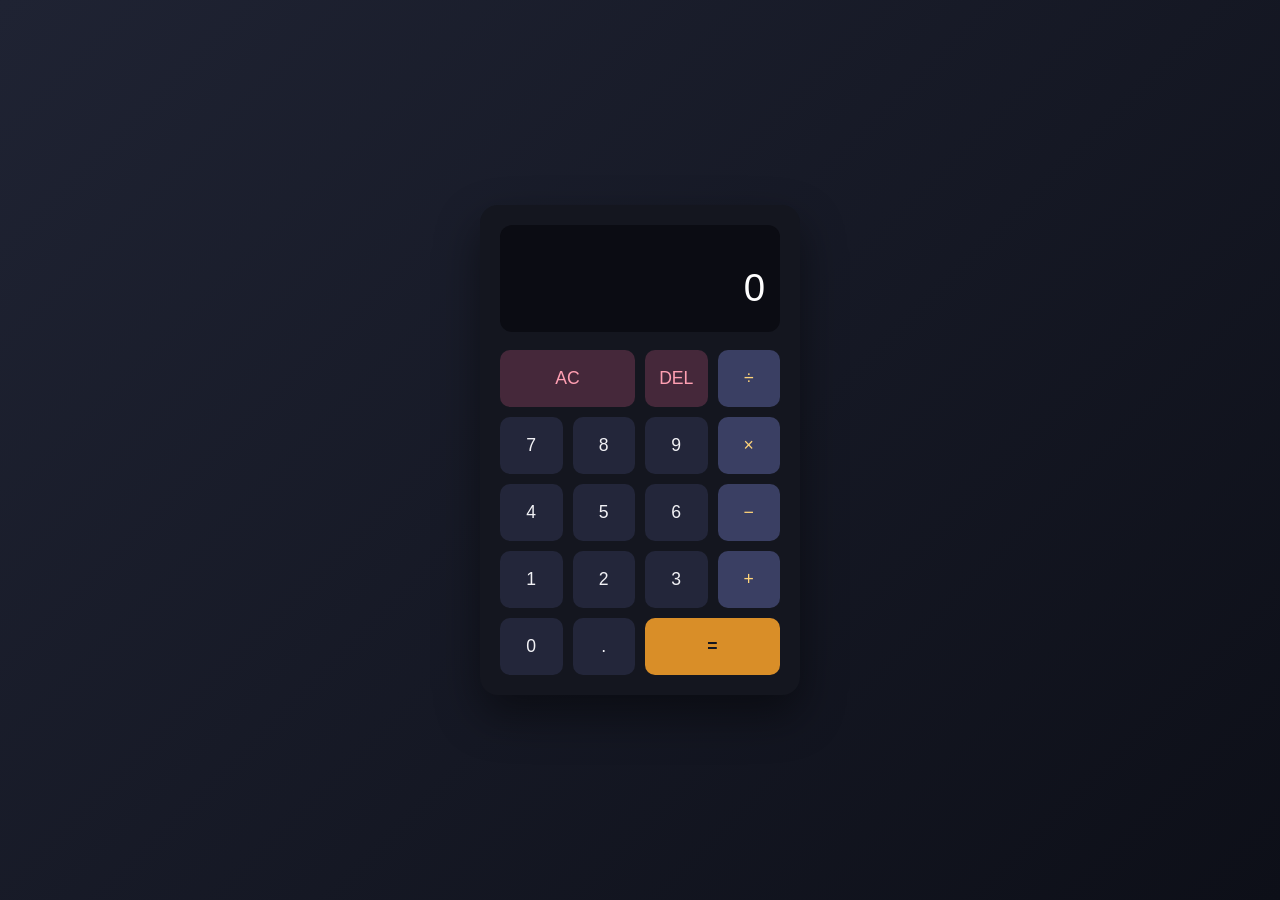
<file: TASK 1/index.html>
<!DOCTYPE html>
<html lang="en">
<head>
  <meta charset="UTF-8">
  <meta name="viewport" content="width=device-width, initial-scale=1.0">
  <title> calculator </title>
  <link rel="stylesheet" href="style.css">
</head>
<body>

  <div class="calc-wrapper">
    <div class="calculator">

      <div class="display">
        <div class="prev-operand" id="prevOperand"></div>
        <div class="current-operand" id="currentOperand">0</div>
      </div>

      <div class="buttons">
        <button class="btn span-two clear" id="clearBtn">AC</button>
        <button class="btn delete" id="deleteBtn">DEL</button>
        <button class="btn operator" data-op="÷">÷</button>

        <button class="btn number" data-num="7">7</button>
        <button class="btn number" data-num="8">8</button>
        <button class="btn number" data-num="9">9</button>
        <button class="btn operator" data-op="×">×</button>

        <button class="btn number" data-num="4">4</button>
        <button class="btn number" data-num="5">5</button>
        <button class="btn number" data-num="6">6</button>
        <button class="btn operator" data-op="-">−</button>

        <button class="btn number" data-num="1">1</button>
        <button class="btn number" data-num="2">2</button>
        <button class="btn number" data-num="3">3</button>
        <button class="btn operator" data-op="+">+</button>

        <button class="btn number" data-num="0">0</button>
        <button class="btn number" data-num=".">.</button>
        <button class="btn equals span-two" id="equalsBtn">=</button>
      </div>

    </div>
  </div>

  <script src="script.js"></script>
</body>
</html>
</file>
<file: TASK 1/style.css>
* {
  margin: 0;
  padding: 0;
  box-sizing: border-box;
  font-family: 'Segoe UI', Roboto, Arial, sans-serif;
}

body {
  min-height: 100vh;
  display: flex;
  align-items: center;
  justify-content: center;
  background: linear-gradient(135deg, #1f2333, #0d0f18);
  padding: 20px;
}

.calc-wrapper {
  text-align: center;
}

.calculator {
  width: 320px;
  background: #14161f;
  border-radius: 18px;
  padding: 20px;
  box-shadow: 0 20px 45px rgba(0, 0, 0, 0.45);
}

.display {
  background: #0b0c13;
  border-radius: 12px;
  padding: 20px 15px;
  margin-bottom: 18px;
  text-align: right;
  overflow: hidden;
  word-wrap: break-word;
}

.prev-operand {
  color: #6b6f85;
  font-size: 1rem;
  min-height: 20px;
}

.current-operand {
  color: #ffffff;
  font-size: 2.4rem;
  font-weight: 500;
  line-height: 1.2;
}

.buttons {
  display: grid;
  grid-template-columns: repeat(4, 1fr);
  gap: 10px;
}

.btn {
  border: none;
  outline: none;
  cursor: pointer;
  border-radius: 10px;
  padding: 18px 0;
  font-size: 1.1rem;
  font-weight: 500;
  transition: transform 0.08s ease, filter 0.15s ease;
  background: #23263a;
  color: #f1f1f5;
}

.btn:active {
  transform: scale(0.94);
}

.btn.number:hover {
  background: #2b2f47;
}

.btn.operator {
  background: #3a3f63;
  color: #ffd479;
}

.btn.operator:hover {
  filter: brightness(1.1);
}

.btn.equals {
  background: #d98e28;
  color: #14161f;
  font-weight: 700;
}

.btn.equals:hover {
  filter: brightness(1.08);
}

.btn.clear,
.btn.delete {
  background: #45283a;
  color: #ff9fb2;
}

.btn.clear:hover,
.btn.delete:hover {
  filter: brightness(1.1);
}

.span-two {
  grid-column: span 2;
}

.hint {
  margin-top: 14px;
  color: #6b6f85;
  font-size: 0.85rem;
}
</file>
